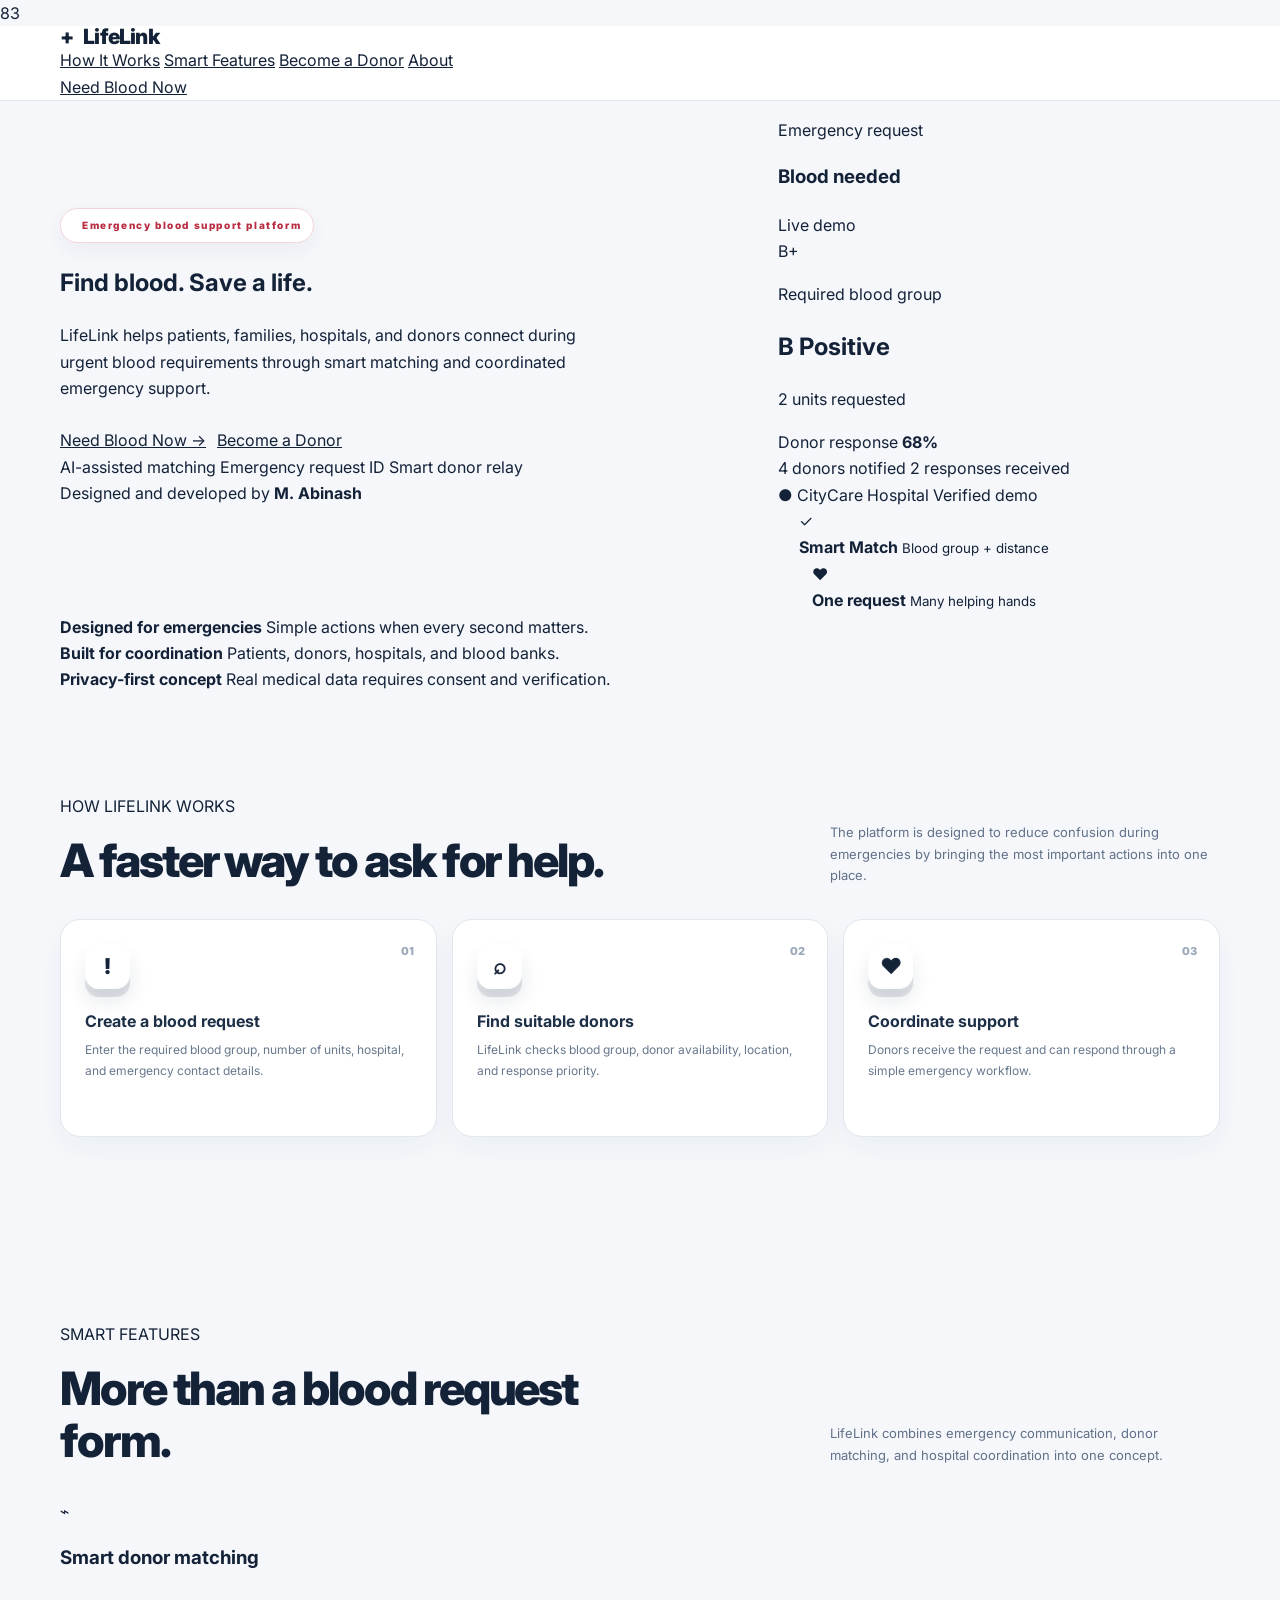
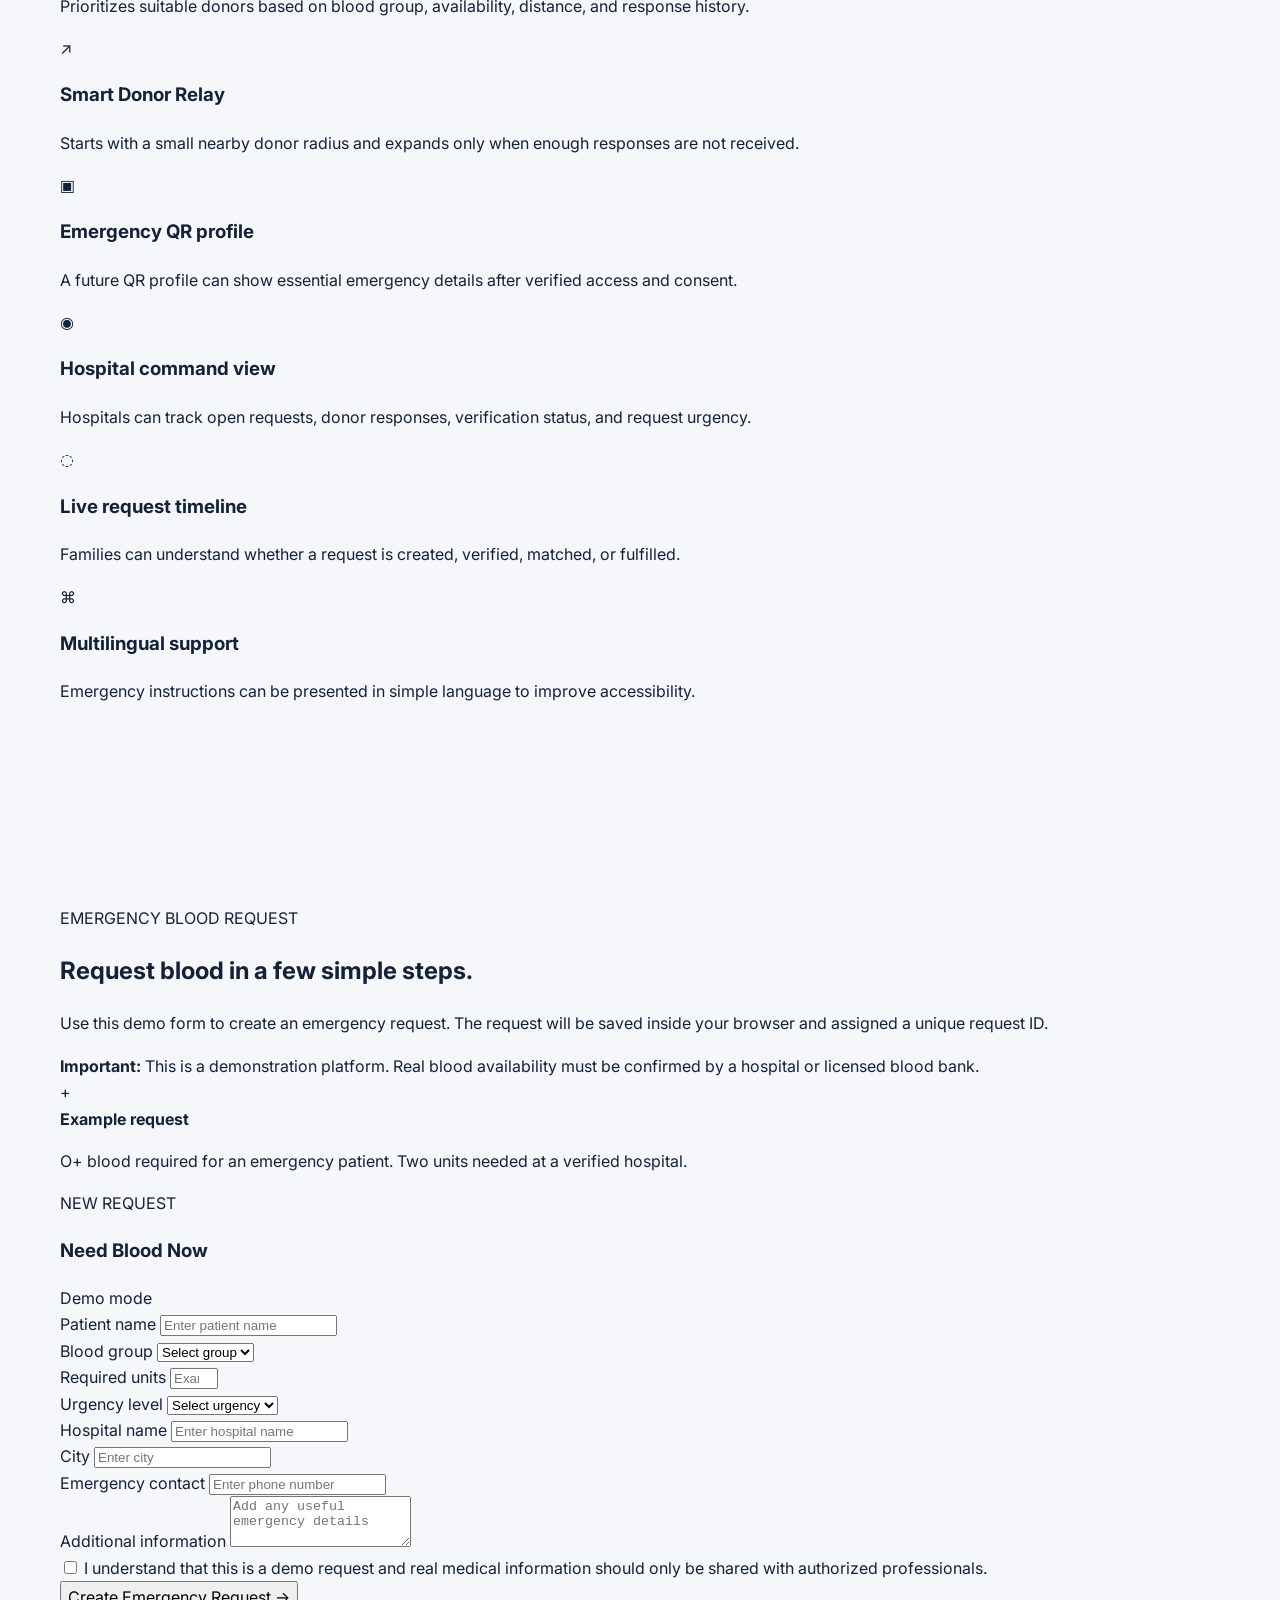
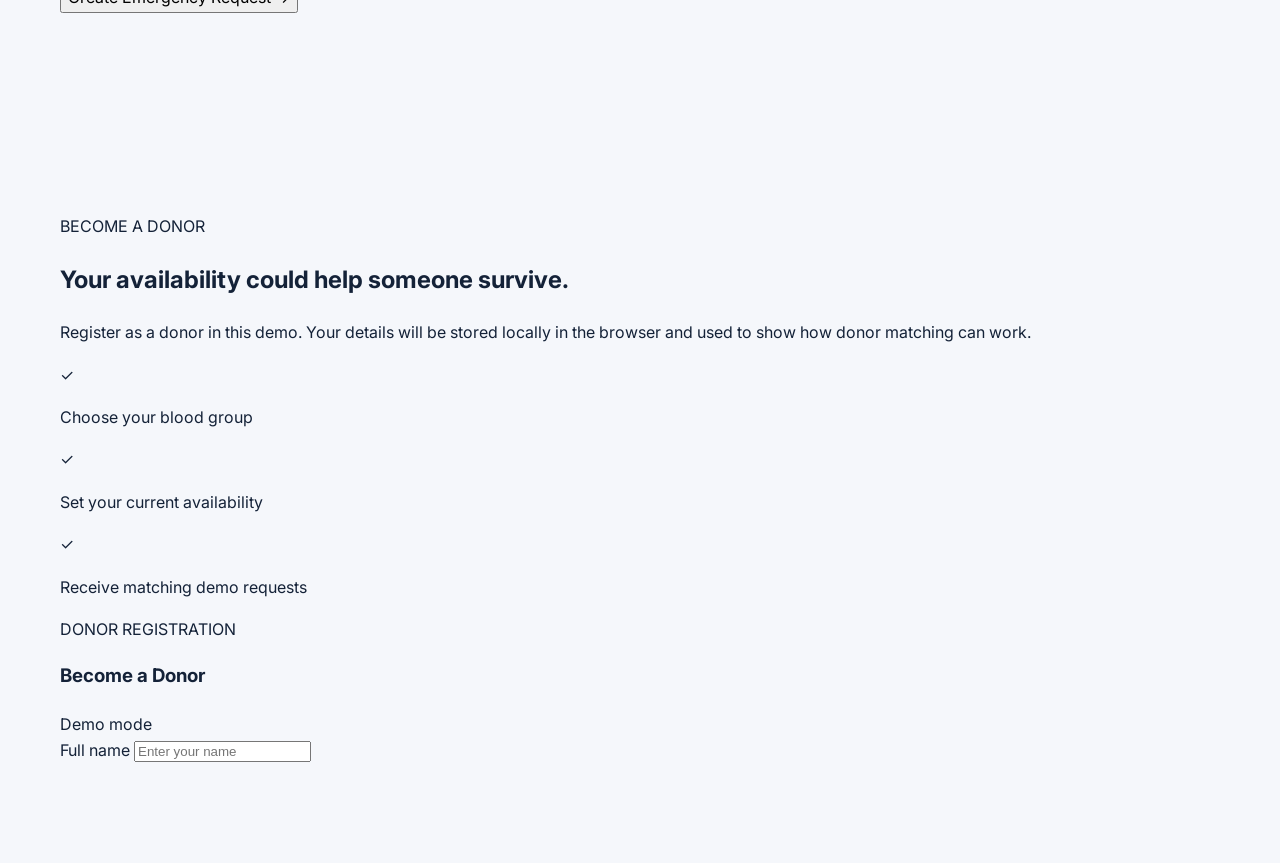
<file: Index.html>
83<!DOCTYPE html>
<html lang="en">
<head>
    <meta charset="UTF-8" />
    <meta name="viewport" content="width=device-width, initial-scale=1.0" />

    <title>LifeLink | Find Blood. Save a Life.</title>

    <meta
        name="description"
        content="LifeLink connects urgent blood requests with eligible nearby donors through smart matching and emergency support."
    />

    <link rel="preconnect" href="https://fonts.googleapis.com" />
    <link rel="preconnect" href="https://fonts.gstatic.com" crossorigin />

    <link
        href="https://fonts.googleapis.com/css2?family=Inter:wght@400;500;600;700;800&display=swap"
        rel="stylesheet"
    />

    <link rel="stylesheet" href="style.css" />
</head>

<body>
    <header class="site-header">
        <div class="container nav-container">
            <a href="#home" class="brand">
                <span class="brand-icon">+</span>
                <span>Life<span>Link</span></span>
            </a>

            <nav class="desktop-nav">
                <a href="#how-it-works">How It Works</a>
                <a href="#smart-features">Smart Features</a>
                <a href="#donor-section">Become a Donor</a>
                <a href="#about">About</a>
            </nav>

            <a href="#blood-request" class="nav-button">
                Need Blood Now
            </a>
        </div>
    </header>

    <main>
        <section class="hero-section" id="home">
            <div class="container hero-grid">
                <div class="hero-content">
                    <div class="eyebrow">
                        <span class="status-dot"></span>
                        Emergency blood support platform
                    </div>

                    <h1>
                        Find blood.
                        <span>Save a life.</span>
                    </h1>

                    <p class="hero-description">
                        LifeLink helps patients, families, hospitals, and donors
                        connect during urgent blood requirements through smart
                        matching and coordinated emergency support.
                    </p>

                    <div class="hero-actions">
                        <a href="#blood-request" class="primary-button">
                            Need Blood Now
                            <span>→</span>
                        </a>

                        <a href="#donor-section" class="secondary-button">
                            Become a Donor
                        </a>
                    </div>

                    <div class="hero-features">
                        <span>AI-assisted matching</span>
                        <span>Emergency request ID</span>
                        <span>Smart donor relay</span>
                    </div>

                    <div class="founder-note">
                        Designed and developed by
                        <strong>M. Abinash</strong>
                    </div>
                </div>

                <div class="hero-visual">
                    <div class="visual-glow"></div>

                    <div class="emergency-card">
                        <div class="card-top">
                            <div>
                                <p class="small-label">Emergency request</p>
                                <h3>Blood needed</h3>
                            </div>

                            <span class="live-badge">
                                <span></span>
                                Live demo
                            </span>
                        </div>

                        <div class="blood-display">
                            <div class="blood-symbol">B+</div>

                            <div>
                                <p class="small-label">Required blood group</p>
                                <h2>B Positive</h2>
                                <p class="muted-text">2 units requested</p>
                            </div>
                        </div>

                        <div class="request-progress">
                            <div class="progress-header">
                                <span>Donor response</span>
                                <strong>68%</strong>
                            </div>

                            <div class="progress-track">
                                <div class="progress-fill"></div>
                            </div>

                            <div class="progress-footer">
                                <span>4 donors notified</span>
                                <span>2 responses received</span>
                            </div>
                        </div>

                        <div class="visual-location">
                            <span>●</span>
                            CityCare Hospital
                            <span class="location-tag">Verified demo</span>
                        </div>
                    </div>

                    <div class="floating-stat stat-one">
                        <span class="stat-icon">✓</span>
                        <div>
                            <strong>Smart Match</strong>
                            <small>Blood group + distance</small>
                        </div>
                    </div>

                    <div class="floating-stat stat-two">
                        <span class="stat-icon red-icon">♥</span>
                        <div>
                            <strong>One request</strong>
                            <small>Many helping hands</small>
                        </div>
                    </div>
                </div>
            </div>
        </section>

        <section class="trust-section">
            <div class="container trust-grid">
                <div>
                    <strong>Designed for emergencies</strong>
                    <span>Simple actions when every second matters.</span>
                </div>

                <div>
                    <strong>Built for coordination</strong>
                    <span>Patients, donors, hospitals, and blood banks.</span>
                </div>

                <div>
                    <strong>Privacy-first concept</strong>
                    <span>Real medical data requires consent and verification.</span>
                </div>
            </div>
        </section>

        <section class="section" id="how-it-works">
            <div class="container">
                <div class="section-heading">
                    <div>
                        <p class="section-label">HOW LIFELINK WORKS</p>
                        <h2>A faster way to ask for help.</h2>
                    </div>

                    <p>
                        The platform is designed to reduce confusion during
                        emergencies by bringing the most important actions
                        into one place.
                    </p>
                </div>

                <div class="steps-grid">
                    <article class="step-card">
                        <span class="step-number">01</span>
                        <div class="step-icon">!</div>
                        <h3>Create a blood request</h3>
                        <p>
                            Enter the required blood group, number of units,
                            hospital, and emergency contact details.
                        </p>
                    </article>

                    <article class="step-card">
                        <span class="step-number">02</span>
                        <div class="step-icon">⌕</div>
                        <h3>Find suitable donors</h3>
                        <p>
                            LifeLink checks blood group, donor availability,
                            location, and response priority.
                        </p>
                    </article>

                    <article class="step-card">
                        <span class="step-number">03</span>
                        <div class="step-icon">♥</div>
                        <h3>Coordinate support</h3>
                        <p>
                            Donors receive the request and can respond through
                            a simple emergency workflow.
                        </p>
                    </article>
                </div>
            </div>
        </section>

        <section class="section soft-section" id="smart-features">
            <div class="container">
                <div class="section-heading">
                    <div>
                        <p class="section-label">SMART FEATURES</p>
                        <h2>More than a blood request form.</h2>
                    </div>

                    <p>
                        LifeLink combines emergency communication, donor
                        matching, and hospital coordination into one concept.
                    </p>
                </div>

                <div class="feature-grid">
                    <article class="feature-card">
                        <div class="feature-icon">⌁</div>
                        <h3>Smart donor matching</h3>
                        <p>
                            Prioritizes suitable donors based on blood group,
                            availability, distance, and response history.
                        </p>
                    </article>

                    <article class="feature-card">
                        <div class="feature-icon">↗</div>
                        <h3>Smart Donor Relay</h3>
                        <p>
                            Starts with a small nearby donor radius and expands
                            only when enough responses are not received.
                        </p>
                    </article>

                    <article class="feature-card">
                        <div class="feature-icon">▣</div>
                        <h3>Emergency QR profile</h3>
                        <p>
                            A future QR profile can show essential emergency
                            details after verified access and consent.
                        </p>
                    </article>

                    <article class="feature-card">
                        <div class="feature-icon">◉</div>
                        <h3>Hospital command view</h3>
                        <p>
                            Hospitals can track open requests, donor responses,
                            verification status, and request urgency.
                        </p>
                    </article>

                    <article class="feature-card">
                        <div class="feature-icon">◌</div>
                        <h3>Live request timeline</h3>
                        <p>
                            Families can understand whether a request is
                            created, verified, matched, or fulfilled.
                        </p>
                    </article>

                    <article class="feature-card">
                        <div class="feature-icon">⌘</div>
                        <h3>Multilingual support</h3>
                        <p>
                            Emergency instructions can be presented in simple
                            language to improve accessibility.
                        </p>
                    </article>
                </div>
            </div>
        </section>

        <section class="section" id="blood-request">
            <div class="container form-layout">
                <div class="form-introduction">
                    <p class="section-label">EMERGENCY BLOOD REQUEST</p>

                    <h2>Request blood in a few simple steps.</h2>

                    <p>
                        Use this demo form to create an emergency request.
                        The request will be saved inside your browser and
                        assigned a unique request ID.
                    </p>

                    <div class="info-box">
                        <strong>Important:</strong>
                        This is a demonstration platform. Real blood
                        availability must be confirmed by a hospital or
                        licensed blood bank.
                    </div>

                    <div class="request-example">
                        <span class="example-icon">+</span>
                        <div>
                            <strong>Example request</strong>
                            <p>
                                O+ blood required for an emergency patient.
                                Two units needed at a verified hospital.
                            </p>
                        </div>
                    </div>
                </div>

                <form class="main-form" id="bloodRequestForm">
                    <div class="form-header">
                        <div>
                            <span class="form-label">NEW REQUEST</span>
                            <h3>Need Blood Now</h3>
                        </div>

                        <span class="form-badge">Demo mode</span>
                    </div>

                    <div class="form-row">
                        <div class="form-group">
                            <label for="patientName">Patient name</label>
                            <input
                                type="text"
                                id="patientName"
                                placeholder="Enter patient name"
                                required
                            />
                        </div>

                        <div class="form-group">
                            <label for="bloodGroup">Blood group</label>
                            <select id="bloodGroup" required>
                                <option value="">Select group</option>
                                <option value="A+">A+</option>
                                <option value="A-">A-</option>
                                <option value="B+">B+</option>
                                <option value="B-">B-</option>
                                <option value="AB+">AB+</option>
                                <option value="AB-">AB-</option>
                                <option value="O+">O+</option>
                                <option value="O-">O-</option>
                            </select>
                        </div>
                    </div>

                    <div class="form-row">
                        <div class="form-group">
                            <label for="units">Required units</label>
                            <input
                                type="number"
                                id="units"
                                min="1"
                                max="20"
                                placeholder="Example: 2"
                                required
                            />
                        </div>

                        <div class="form-group">
                            <label for="urgency">Urgency level</label>
                            <select id="urgency" required>
                                <option value="">Select urgency</option>
                                <option value="Critical">Critical</option>
                                <option value="High">High</option>
                                <option value="Normal">Normal</option>
                            </select>
                        </div>
                    </div>

                    <div class="form-group">
                        <label for="hospitalName">Hospital name</label>
                        <input
                            type="text"
                            id="hospitalName"
                            placeholder="Enter hospital name"
                            required
                        />
                    </div>

                    <div class="form-row">
                        <div class="form-group">
                            <label for="city">City</label>
                            <input
                                type="text"
                                id="city"
                                placeholder="Enter city"
                                required
                            />
                        </div>

                        <div class="form-group">
                            <label for="contactNumber">Emergency contact</label>
                            <input
                                type="tel"
                                id="contactNumber"
                                placeholder="Enter phone number"
                                required
                            />
                        </div>
                    </div>

                    <div class="form-group">
                        <label for="requestNote">Additional information</label>
                        <textarea
                            id="requestNote"
                            rows="3"
                            placeholder="Add any useful emergency details"
                        ></textarea>
                    </div>

                    <label class="checkbox-label">
                        <input type="checkbox" id="requestConsent" required />
                        <span>
                            I understand that this is a demo request and real
                            medical information should only be shared with
                            authorized professionals.
                        </span>
                    </label>

                    <button type="submit" class="primary-button full-button">
                        Create Emergency Request
                        <span>→</span>
                    </button>

                    <div id="requestResult" class="result-box hidden"></div>
                </form>
            </div>
        </section>

        <section class="section soft-section" id="donor-section">
            <div class="container form-layout reverse-layout">
                <div class="form-introduction">
                    <p class="section-label">BECOME A DONOR</p>

                    <h2>Your availability could help someone survive.</h2>

                    <p>
                        Register as a donor in this demo. Your details will
                        be stored locally in the browser and used to show
                        how donor matching can work.
                    </p>

                    <div class="donor-points">
                        <div>
                            <span>✓</span>
                            <p>Choose your blood group</p>
                        </div>

                        <div>
                            <span>✓</span>
                            <p>Set your current availability</p>
                        </div>

                        <div>
                            <span>✓</span>
                            <p>Receive matching demo requests</p>
                        </div>
                    </div>
                </div>

                <form class="main-form" id="donorForm">
                    <div class="form-header">
                        <div>
                            <span class="form-label">DONOR REGISTRATION</span>
                            <h3>Become a Donor</h3>
                        </div>

                        <span class="form-badge">Demo mode</span>
                    </div>

                    <div class="form-group">
                        <label for="donorName">Full name</label>
                        <input
                            type="text"
                            id="donorName"
                            placeholder="Enter your name"
                            required
                        />
                    </div>
</file>
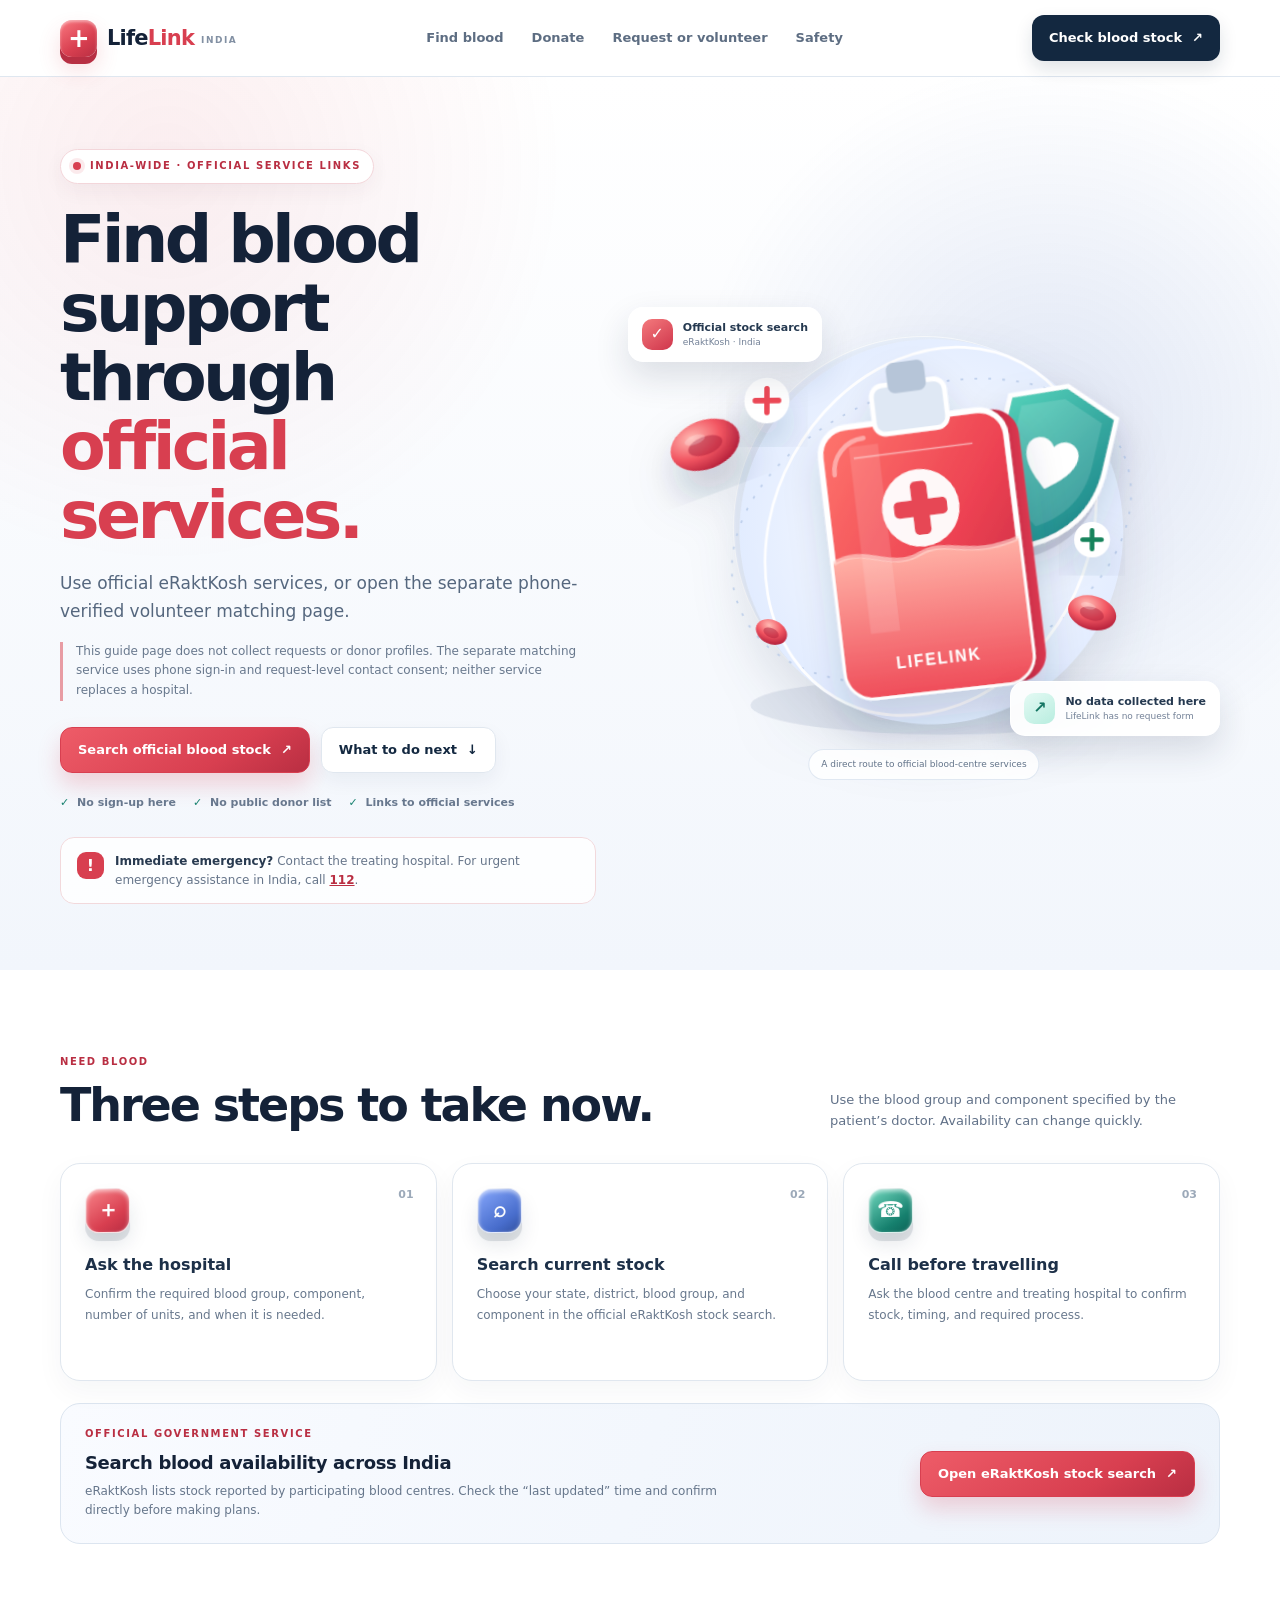
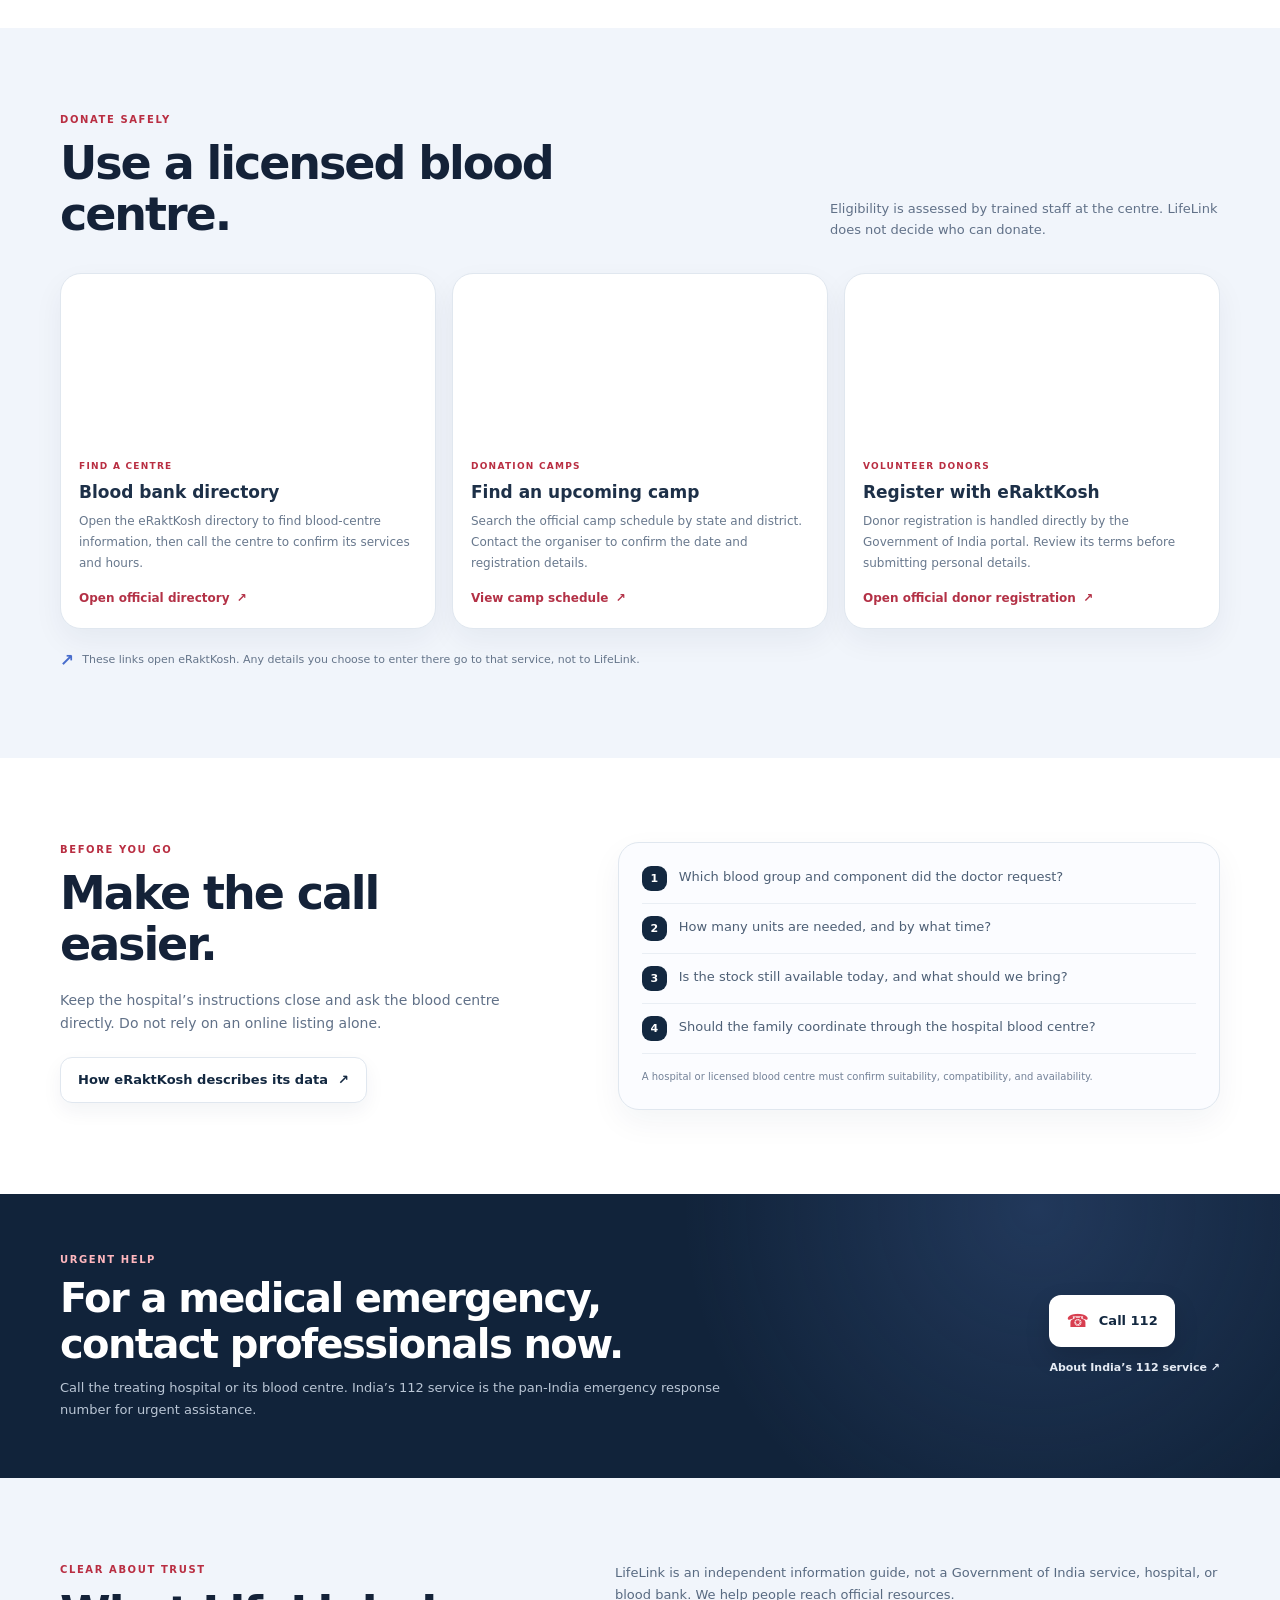
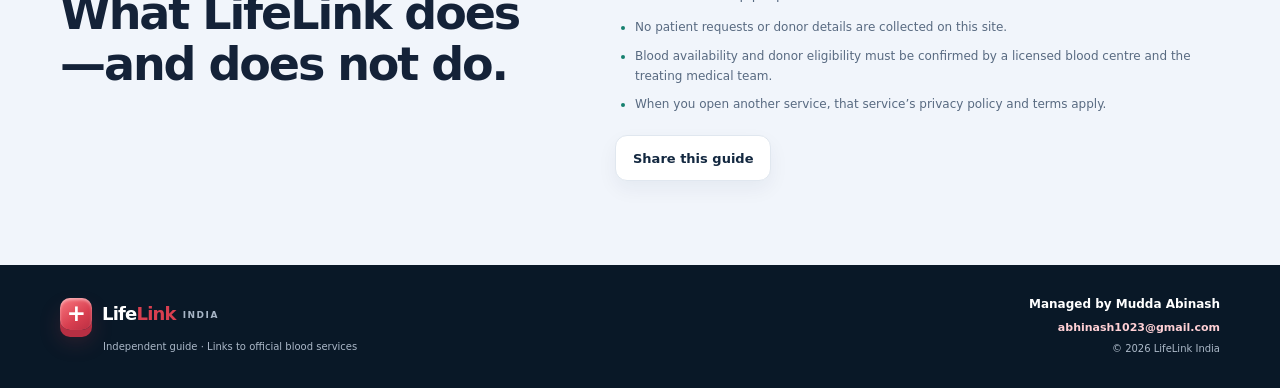
<file: index.html>
<!doctype html>
<html lang="en-IN">
<head>
  <meta charset="utf-8">
  <meta name="viewport" content="width=device-width, initial-scale=1">
  <meta http-equiv="Content-Security-Policy" content="default-src 'self'; base-uri 'self'; object-src 'none'; script-src 'self' https://www.gstatic.com/firebase/ https://www.gstatic.com/recaptcha/ https://www.google.com/recaptcha/ https://www.recaptcha.net/recaptcha/; style-src 'self' https://www.gstatic.com/recaptcha/ https://www.google.com/recaptcha/ https://www.recaptcha.net/recaptcha/ 'unsafe-inline'; img-src 'self' data: https://www.gstatic.com/recaptcha/ https://www.google.com/recaptcha/ https://www.recaptcha.net/recaptcha/; font-src 'self' data:; connect-src 'self' https://identitytoolkit.googleapis.com https://securetoken.googleapis.com https://www.googleapis.com https://www.google.com/recaptcha/ https://www.recaptcha.net/recaptcha/; frame-src https://www.google.com/recaptcha/ https://recaptcha.google.com/recaptcha/ https://www.recaptcha.net/recaptcha/; form-action 'self'; upgrade-insecure-requests">
  <meta name="referrer" content="strict-origin-when-cross-origin">
  <meta name="theme-color" content="#f7f8fc">
  <meta name="description" content="India-wide guide to official blood stock, licensed blood centres, donation camps, and donor registration through eRaktKosh.">
  <meta property="og:title" content="LifeLink India | Find Blood Stock & Blood Centres">
  <meta property="og:description" content="Find official blood stock, licensed centres, donation camps, and donor registration across India.">
  <link rel="canonical" href="https://abhinash1023-alt.github.io/LIFELINK/">
  <meta property="og:url" content="https://abhinash1023-alt.github.io/LIFELINK/">
  <meta property="og:type" content="website">
  <meta name="twitter:card" content="summary">
  <meta name="twitter:title" content="LifeLink India | Find Blood Stock & Blood Centres">
  <meta name="twitter:description" content="Find official blood stock, licensed centres, donation camps, and donor registration across India.">
  <title>LifeLink India | Find Blood Stock &amp; Blood Centres</title>
  <link rel="preconnect" href="https://eraktkosh.mohfw.gov.in">
  <link rel="stylesheet" href="style.css?v=india-2026-10-13">
  <script src="app.js" defer></script>
</head>
<body>
  <a class="skip-link" href="#main">Skip to content</a>
  <header class="site-header">
    <div class="container nav-wrap">
      <a class="brand" href="#home" aria-label="LifeLink India home">
        <span class="brand-mark" aria-hidden="true">+</span>
        <span>Life<span class="brand-accent">Link</span><small>INDIA</small></span>
      </a>
      <nav class="main-nav" aria-label="Main navigation">
        <a href="#find-blood">Find blood</a>
        <a href="#donate">Donate</a>
        <a href="matching.html">Request or volunteer</a>
        <a href="#safety">Safety</a>
      </nav>
      <a class="nav-action" href="https://eraktkosh.mohfw.gov.in/BLDAHIMS/bloodbank/stockAvailability.cnt" target="_blank" rel="noopener noreferrer">Check blood stock <span aria-hidden="true">↗</span></a>
    </div>
  </header>

  <main id="main">
    <section class="hero" id="home">
      <div class="container hero-grid">
        <div class="hero-copy">
          <p class="eyebrow"><span class="pulse-dot" aria-hidden="true"></span> INDIA-WIDE · OFFICIAL SERVICE LINKS</p>
          <h1>Find blood support through <span>official services.</span></h1>
          <p class="hero-lede">Use official eRaktKosh services, or open the separate phone-verified volunteer matching page.</p>
          <p class="honest-note">This guide page does not collect requests or donor profiles. The separate matching service uses phone sign-in and request-level contact consent; neither service replaces a hospital.</p>
          <div class="hero-actions">
            <a class="button button-primary" href="https://eraktkosh.mohfw.gov.in/BLDAHIMS/bloodbank/stockAvailability.cnt" target="_blank" rel="noopener noreferrer">Search official blood stock <span aria-hidden="true">↗</span></a>
            <a class="button button-light" href="#find-blood">What to do next <span aria-hidden="true">↓</span></a>
          </div>
          <div class="trust-points" aria-label="How LifeLink works">
            <span><b aria-hidden="true">✓</b> No sign-up here</span>
            <span><b aria-hidden="true">✓</b> No public donor list</span>
            <span><b aria-hidden="true">✓</b> Links to official services</span>
          </div>
          <div class="urgent-strip">
            <span class="urgent-icon" aria-hidden="true">!</span>
            <p><strong>Immediate emergency?</strong> Contact the treating hospital. For urgent emergency assistance in India, call <a href="tel:112">112</a>.</p>
          </div>
        </div>

        <div class="hero-visual">
          <div class="art-backdrop" aria-hidden="true"></div>
          <div class="art-badge art-badge-stock"><span class="badge-icon">✓</span><span><strong>Official stock search</strong><small>eRaktKosh · India</small></span></div>
          <svg class="hero-art" viewBox="0 0 640 520" role="img" aria-labelledby="heroArtTitle heroArtDesc">
                            <title id="heroArtTitle">LifeLink blood support illustration</title>
                            <desc id="heroArtDesc">A dimensional blood bag, protective medical shield, and floating blood cells illustrate coordinated community support.</desc>
                            <defs>
                                <radialGradient id="heroAura" cx="52%" cy="48%" r="58%">
                                    <stop offset="0" stop-color="#ffffff"/><stop offset="1" stop-color="#dfeaff"/>
                                </radialGradient>
                                <linearGradient id="heroBagFront" x1="0" y1="0" x2="1" y2="1">
                                    <stop offset="0" stop-color="#ff766d"/><stop offset=".55" stop-color="#ed4252"/><stop offset="1" stop-color="#bf2542"/>
                                </linearGradient>
                                <linearGradient id="heroBagSide" x1="0" y1="0" x2="1" y2="0">
                                    <stop offset="0" stop-color="#a91d38"/><stop offset="1" stop-color="#db3850"/>
                                </linearGradient>
                                <linearGradient id="heroFluid" x1="0" y1="0" x2="0" y2="1">
                                    <stop offset="0" stop-color="#ffb0a5"/><stop offset="1" stop-color="#ed4050"/>
                                </linearGradient>
                                <linearGradient id="heroShield" x1="0" y1="0" x2="1" y2="1">
                                    <stop offset="0" stop-color="#58d6bd"/><stop offset="1" stop-color="#167f85"/>
                                </linearGradient>
                                <radialGradient id="heroCell" cx="35%" cy="28%" r="75%">
                                    <stop offset="0" stop-color="#ffbab3"/><stop offset=".55" stop-color="#f25662"/><stop offset="1" stop-color="#b7223c"/>
                                </radialGradient>
                                <filter id="heroShadow" x="-40%" y="-40%" width="180%" height="190%">
                                    <feDropShadow dx="0" dy="24" stdDeviation="20" flood-color="#213658" flood-opacity=".18"/>
                                </filter>
                                <clipPath id="heroBagClip">
                                    <path d="M248 142h143c17 0 30 13 30 30v235c0 17-13 30-30 30H248c-17 0-30-13-30-30V172c0-17 13-30 30-30Z"/>
                                </clipPath>
                            </defs>
                            <ellipse cx="324" cy="455" rx="194" ry="29" fill="#7186a8" opacity=".16"/>
                            <circle cx="325" cy="265" r="208" fill="url(#heroAura)"/>
                            <ellipse cx="325" cy="265" rx="224" ry="154" fill="none" stroke="#b5c8e8" stroke-width="2" stroke-dasharray="3 12" transform="rotate(-21 325 265)" opacity=".8"/>
                            <ellipse cx="325" cy="265" rx="170" ry="207" fill="none" stroke="#ffffff" stroke-width="3" transform="rotate(29 325 265)" opacity=".95"/>
                            <g filter="url(#heroShadow)" transform="translate(416 93) rotate(13)">
                                <path d="M61 8 119 31v57c0 45-24 76-58 94C27 164 3 133 3 88V31L61 8Z" fill="#0c1b2e" opacity=".13" transform="translate(0 9)"/>
                                <path d="M61 3 119 26v57c0 45-24 76-58 94C27 159 3 128 3 83V26L61 3Z" fill="url(#heroShield)" stroke="#ffffff" stroke-width="5"/>
                                <path d="M61 17 105 34v48c0 34-17 59-44 75-27-16-44-41-44-75V34l44-17Z" fill="#ffffff" opacity=".13"/>
                                <path d="M61 116c-4-4-28-20-28-39 0-15 19-21 28-7 9-14 28-8 28 7 0 19-24 35-28 39Z" fill="#fff"/>
                            </g>
                            <g filter="url(#heroShadow)" transform="translate(78 170) rotate(-20)">
                                <ellipse cx="0" cy="0" rx="40" ry="27" fill="url(#heroCell)"/>
                                <ellipse cx="0" cy="1" rx="20" ry="10" fill="#a91d38" opacity=".5"/>
                                <ellipse cx="-9" cy="-9" rx="12" ry="5" fill="#fff" opacity=".23"/>
                            </g>
                            <g transform="translate(500 352) rotate(16)">
                                <ellipse cx="0" cy="0" rx="26" ry="18" fill="url(#heroCell)"/>
                                <ellipse cx="0" cy="1" rx="13" ry="7" fill="#a91d38" opacity=".48"/>
                                <ellipse cx="-6" cy="-6" rx="8" ry="3.5" fill="#fff" opacity=".22"/>
                            </g>
                            <g transform="translate(153 375) rotate(24)">
                                <ellipse cx="0" cy="0" rx="18" ry="13" fill="url(#heroCell)"/>
                                <ellipse cx="0" cy="1" rx="9" ry="5" fill="#a91d38" opacity=".48"/>
                            </g>
                            <g filter="url(#heroShadow)" transform="rotate(-7 324 270)">
                                <path d="M391 143h14c17 0 30 13 30 30v234c0 17-13 30-30 30h-14c10-7 16-18 16-31V174c0-13-6-24-16-31Z" fill="url(#heroBagSide)"/>
                                <path d="M248 142h143c17 0 30 13 30 30v235c0 17-13 30-30 30H248c-17 0-30-13-30-30V172c0-17 13-30 30-30Z" fill="url(#heroBagFront)" stroke="#ffffff" stroke-width="6"/>
                                <g clip-path="url(#heroBagClip)">
                                    <path d="M216 289c37-18 60 16 96 0 32-14 48 14 110-5v173H216Z" fill="url(#heroFluid)"/>
                                    <path d="M218 288c37-18 60 16 96 0 32-14 48 14 110-5" fill="none" stroke="#ffd4cc" stroke-width="5" opacity=".65"/>
                                    <path d="M250 164h32v204h-32Z" fill="#ffffff" opacity=".12"/>
                                </g>
                                <rect x="281" y="102" width="80" height="53" rx="12" fill="#dfe8f4" stroke="#ffffff" stroke-width="5"/>
                                <rect x="300" y="79" width="42" height="33" rx="8" fill="#b6c5d8"/>
                                <rect x="254" y="176" width="130" height="1.5" fill="#fff" opacity=".5"/>
                                <circle cx="320" cy="239" r="42" fill="#ffffff" opacity=".96"/>
                                <rect x="311" y="210" width="18" height="58" rx="5" fill="#e74655"/>
                                <rect x="291" y="230" width="58" height="18" rx="5" fill="#e74655"/>
                                <text x="320" y="408" text-anchor="middle" fill="#fff" font-size="17" font-weight="800" font-family="Inter,Arial,sans-serif" letter-spacing="2">LIFELINK</text>
                                <path d="M231 192c0-20 16-36 36-36" fill="none" stroke="#fff" stroke-width="5" opacity=".42" stroke-linecap="round"/>
                            </g>
                            <g transform="translate(122 97)">
                                <circle cx="25" cy="25" r="25" fill="#fff" filter="url(#heroShadow)"/>
                                <path d="M25 12v26M12 25h26" stroke="#ed4957" stroke-width="6" stroke-linecap="round"/>
                            </g>
                            <g transform="translate(481 255)">
                                <circle cx="19" cy="19" r="19" fill="#fff" filter="url(#heroShadow)"/>
                                <path d="M19 9v20M9 19h20" stroke="#16835b" stroke-width="5" stroke-linecap="round"/>
                            </g>
                        </svg>
          <div class="art-badge art-badge-privacy"><span class="badge-icon badge-icon-green">↗</span><span><strong>No data collected here</strong><small>LifeLink has no request form</small></span></div>
          <p class="art-caption">A direct route to official blood-centre services</p>
        </div>
      </div>
    </section>

    <section class="section section-white" id="find-blood">
      <div class="container">
        <div class="section-heading">
          <div>
            <p class="section-kicker">NEED BLOOD</p>
            <h2>Three steps to take now.</h2>
          </div>
          <p>Use the blood group and component specified by the patient’s doctor. Availability can change quickly.</p>
        </div>
        <div class="steps-grid">
          <article class="step-card">
            <span class="step-number">01</span>
            <div class="step-icon step-icon-red" aria-hidden="true">＋</div>
            <h3>Ask the hospital</h3>
            <p>Confirm the required blood group, component, number of units, and when it is needed.</p>
          </article>
          <article class="step-card">
            <span class="step-number">02</span>
            <div class="step-icon step-icon-blue" aria-hidden="true">⌕</div>
            <h3>Search current stock</h3>
            <p>Choose your state, district, blood group, and component in the official eRaktKosh stock search.</p>
          </article>
          <article class="step-card">
            <span class="step-number">03</span>
            <div class="step-icon step-icon-green" aria-hidden="true">☎</div>
            <h3>Call before travelling</h3>
            <p>Ask the blood centre and treating hospital to confirm stock, timing, and required process.</p>
          </article>
        </div>
        <div class="action-panel">
          <div>
            <p class="section-kicker">OFFICIAL GOVERNMENT SERVICE</p>
            <h3>Search blood availability across India</h3>
            <p>eRaktKosh lists stock reported by participating blood centres. Check the “last updated” time and confirm directly before making plans.</p>
          </div>
          <a class="button button-primary" href="https://eraktkosh.mohfw.gov.in/BLDAHIMS/bloodbank/stockAvailability.cnt" target="_blank" rel="noopener noreferrer">Open eRaktKosh stock search <span aria-hidden="true">↗</span></a>
        </div>
      </div>
    </section>

    <section class="section section-tint" id="donate">
      <div class="container">
        <div class="section-heading">
          <div>
            <p class="section-kicker">DONATE SAFELY</p>
            <h2>Use a licensed blood centre.</h2>
          </div>
          <p>Eligibility is assessed by trained staff at the centre. LifeLink does not decide who can donate.</p>
        </div>
        <div class="resource-grid">
          <article class="resource-card resource-card-featured">
            <div class="resource-visual resource-visual-red" aria-hidden="true">
              <span class="resource-orb">+</span><span class="resource-cube">♥</span>
            </div>
            <p class="resource-label">FIND A CENTRE</p>
            <h3>Blood bank directory</h3>
            <p>Open the eRaktKosh directory to find blood-centre information, then call the centre to confirm its services and hours.</p>
            <a class="text-link" href="https://eraktkosh.mohfw.gov.in/BLDAHIMS/bloodbank/transactions/bbpublicindex.html" target="_blank" rel="noopener noreferrer">Open official directory <span aria-hidden="true">↗</span></a>
          </article>
          <article class="resource-card">
            <div class="resource-visual resource-visual-blue" aria-hidden="true">
              <span class="calendar-page"><b>♥</b><i></i><i></i><i></i></span>
            </div>
            <p class="resource-label">DONATION CAMPS</p>
            <h3>Find an upcoming camp</h3>
            <p>Search the official camp schedule by state and district. Contact the organiser to confirm the date and registration details.</p>
            <a class="text-link" href="https://eraktkosh.mohfw.gov.in/BLDAHIMS/bloodbank/campSchedule.cnt" target="_blank" rel="noopener noreferrer">View camp schedule <span aria-hidden="true">↗</span></a>
          </article>
          <article class="resource-card">
            <div class="resource-visual resource-visual-green" aria-hidden="true">
              <span class="heart-shield">♥</span><span class="orbit-dot"></span>
            </div>
            <p class="resource-label">VOLUNTEER DONORS</p>
            <h3>Register with eRaktKosh</h3>
            <p>Donor registration is handled directly by the Government of India portal. Review its terms before submitting personal details.</p>
            <a class="text-link" href="https://eraktkosh.mohfw.gov.in/BLDAHIMS/bloodbank/onlineDonationRequest.cnt" target="_blank" rel="noopener noreferrer">Open official donor registration <span aria-hidden="true">↗</span></a>
          </article>
        </div>
        <p class="external-note"><span aria-hidden="true">↗</span> These links open eRaktKosh. Any details you choose to enter there go to that service, not to LifeLink.</p>
      </div>
    </section>

    <section class="section section-white" id="prepare">
      <div class="container prepare-grid">
        <div>
          <p class="section-kicker">BEFORE YOU GO</p>
          <h2>Make the call easier.</h2>
          <p class="prepare-lede">Keep the hospital’s instructions close and ask the blood centre directly. Do not rely on an online listing alone.</p>
          <a class="button button-light" href="https://eraktkosh.mohfw.gov.in/BLDAHIMS/bloodbank/termsAndConditions.cnt" target="_blank" rel="noopener noreferrer">How eRaktKosh describes its data <span aria-hidden="true">↗</span></a>
        </div>
        <div class="call-checklist">
          <div><span>1</span><p>Which blood group and component did the doctor request?</p></div>
          <div><span>2</span><p>How many units are needed, and by what time?</p></div>
          <div><span>3</span><p>Is the stock still available today, and what should we bring?</p></div>
          <div><span>4</span><p>Should the family coordinate through the hospital blood centre?</p></div>
          <p class="checklist-footnote">A hospital or licensed blood centre must confirm suitability, compatibility, and availability.</p>
        </div>
      </div>
    </section>

    <section class="emergency-section">
      <div class="container emergency-inner">
        <div>
          <p class="section-kicker section-kicker-light">URGENT HELP</p>
          <h2>For a medical emergency, contact professionals now.</h2>
          <p>Call the treating hospital or its blood centre. India’s 112 service is the pan-India emergency response number for urgent assistance.</p>
        </div>
        <div class="emergency-actions">
          <a class="button button-emergency" href="tel:112"><span aria-hidden="true">☎</span> Call 112</a>
          <a class="emergency-link" href="https://112.gov.in/" target="_blank" rel="noopener noreferrer">About India’s 112 service <span aria-hidden="true">↗</span></a>
        </div>
      </div>
    </section>

    <section class="section section-tint" id="safety">
      <div class="container safety-grid">
        <div>
          <p class="section-kicker">CLEAR ABOUT TRUST</p>
          <h2>What LifeLink does—and does not do.</h2>
        </div>
        <div class="safety-copy">
          <p>LifeLink is an independent information guide, not a Government of India service, hospital, or blood bank. We help people reach official resources.</p>
          <ul>
            <li>No patient requests or donor details are collected on this site.</li>
            <li>Blood availability and donor eligibility must be confirmed by a licensed blood centre and the treating medical team.</li>
            <li>When you open another service, that service’s privacy policy and terms apply.</li>
          </ul>
          <div class="share-row">
            <button class="button button-light" type="button" id="shareLifeLink">Share this guide</button>
            <span id="shareStatus" class="share-status" aria-live="polite"></span>
          </div>
        </div>
      </div>
    </section>
  </main>

  <footer class="site-footer">
    <div class="container footer-content">
      <div>
        <a class="brand footer-brand" href="#home"><span class="brand-mark" aria-hidden="true">+</span><span>Life<span class="brand-accent">Link</span><small>INDIA</small></span></a>
        <p>Independent guide · Links to official blood services</p>
      </div>
      <div class="footer-right">
        <strong>Managed by Mudda Abinash</strong>
        <a href="mailto:abhinash1023@gmail.com">abhinash1023@gmail.com</a>
        <span>© <span id="currentYear"></span> LifeLink India</span>
      </div>
    </div>
  </footer>
</body>
</html>
</file>
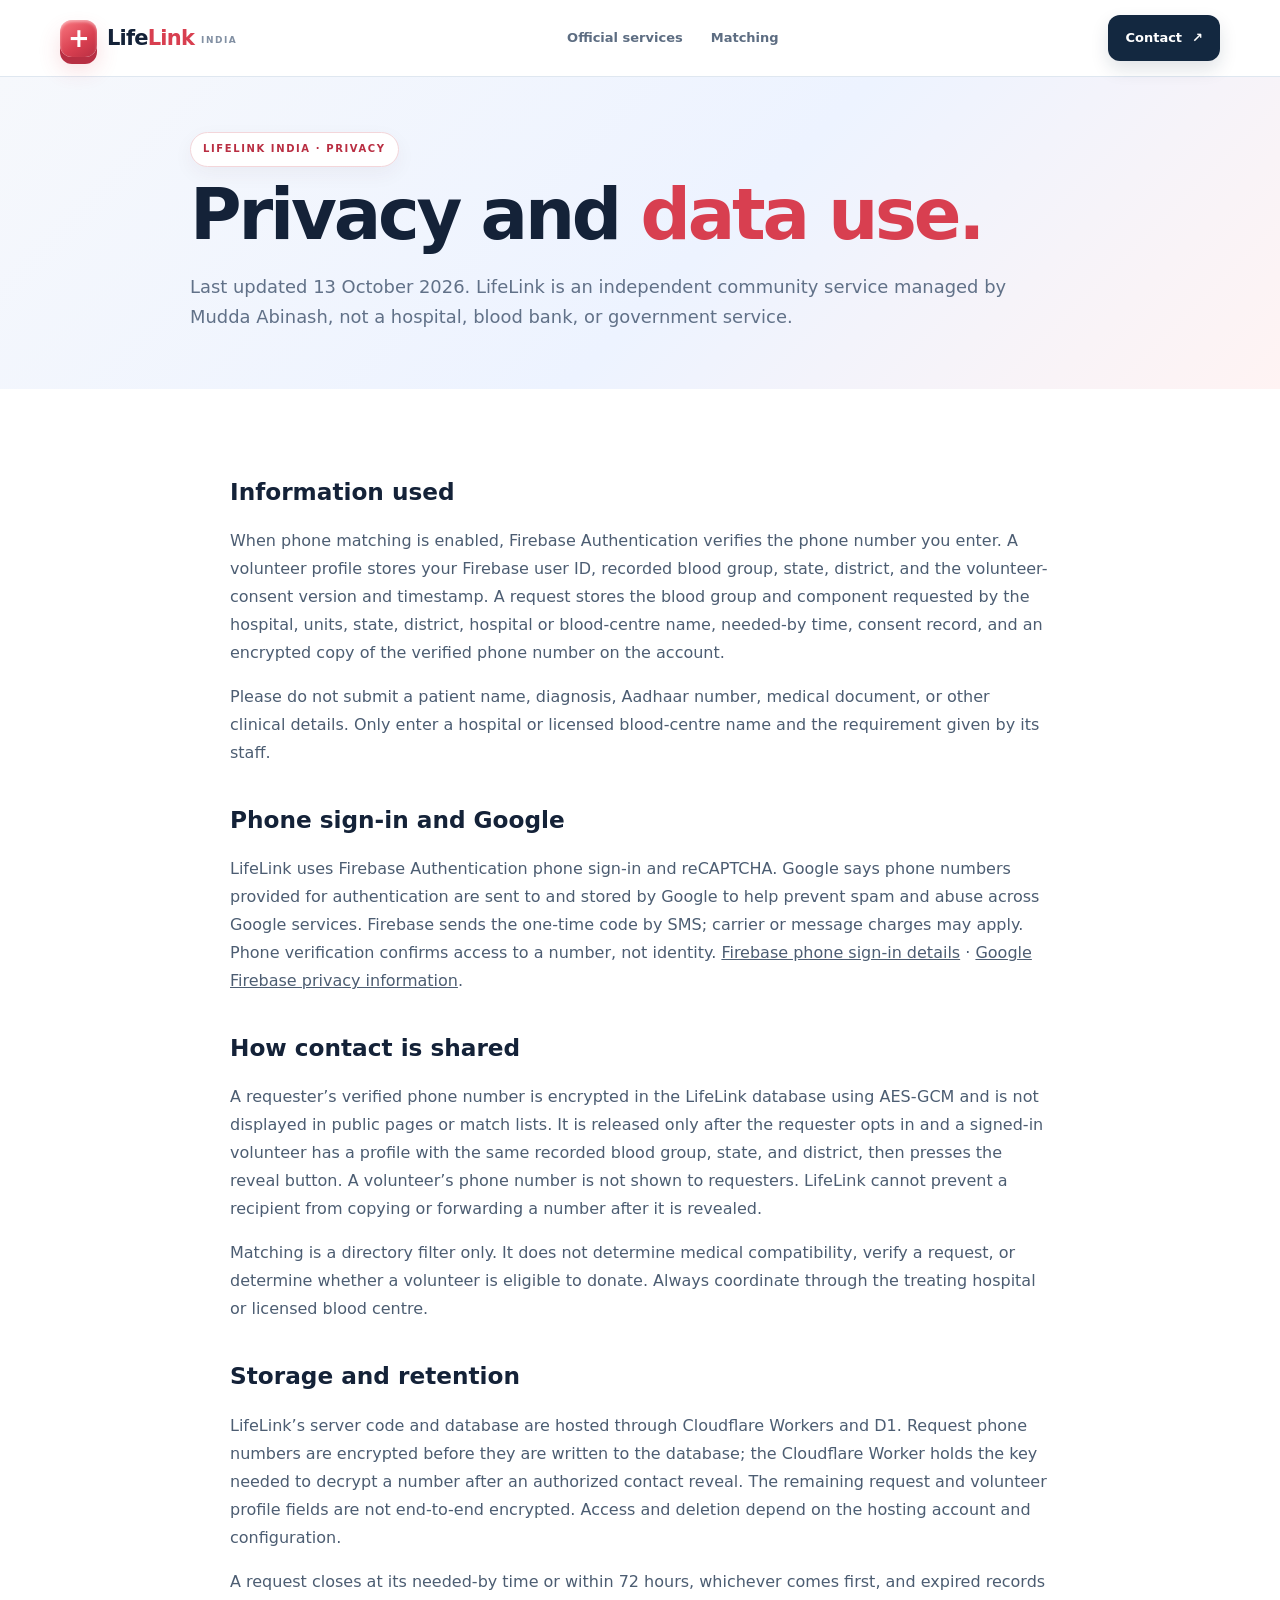
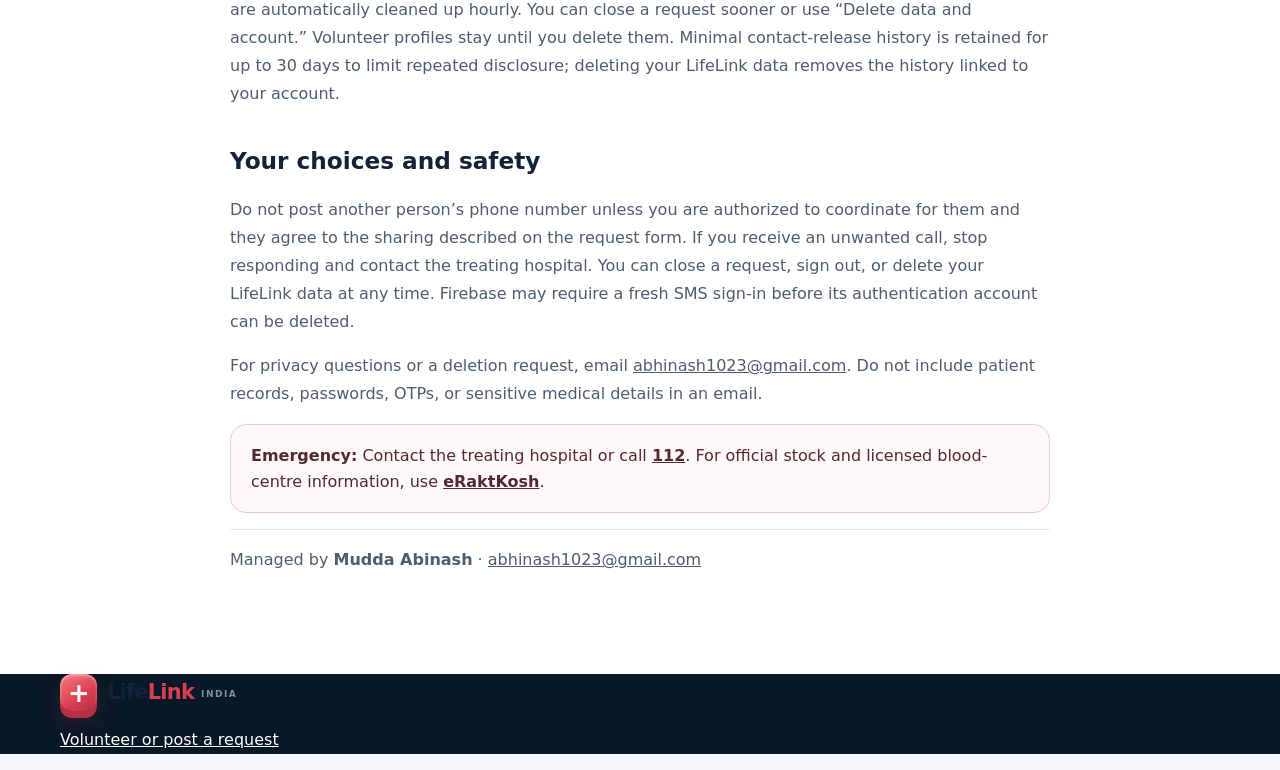
<file: privacy.html>
<!doctype html>
<html lang="en-IN">
<head>
  <meta charset="utf-8">
  <meta name="viewport" content="width=device-width, initial-scale=1">
  <meta name="robots" content="index,follow">
  <meta name="referrer" content="strict-origin-when-cross-origin">
  <meta name="theme-color" content="#f7f8fc">
  <meta name="description" content="How LifeLink India uses phone authentication, donor profiles, blood requests, and contact consent.">
  <meta http-equiv="Content-Security-Policy" content="default-src 'self'; base-uri 'self'; object-src 'none'; script-src 'self'; style-src 'self'; img-src 'self' data:; font-src 'self' data:; connect-src 'self'; form-action 'self'; frame-ancestors 'none'; upgrade-insecure-requests">
  <link rel="stylesheet" href="style.css?v=matching-release-2026-10">
  <title>Privacy and data use | LifeLink India</title>
</head>
<body>
  <a class="skip-link" href="#main">Skip to content</a>
  <header class="site-header">
    <div class="container nav-wrap">
      <a class="brand" href="index.html" aria-label="LifeLink India home"><span class="brand-mark" aria-hidden="true">+</span><span>Life<span class="brand-accent">Link</span><small>INDIA</small></span></a>
      <nav class="main-nav" aria-label="Main navigation"><a href="index.html">Official services</a><a href="matching.html">Matching</a></nav>
      <a class="nav-action" href="mailto:abhinash1023@gmail.com">Contact <span aria-hidden="true">↗</span></a>
    </div>
  </header>
  <main id="main">
    <section class="matching-hero privacy-hero">
      <div class="container narrow-container">
        <p class="eyebrow">LIFELINK INDIA · PRIVACY</p>
        <h1>Privacy and <span>data use.</span></h1>
        <p class="matching-lede">Last updated 13 October 2026. LifeLink is an independent community service managed by Mudda Abinash, not a hospital, blood bank, or government service.</p>
      </div>
    </section>
    <section class="section section-white">
      <div class="container narrow-container privacy-content">
        <h2>Information used</h2>
        <p>When phone matching is enabled, Firebase Authentication verifies the phone number you enter. A volunteer profile stores your Firebase user ID, recorded blood group, state, district, and the volunteer-consent version and timestamp. A request stores the blood group and component requested by the hospital, units, state, district, hospital or blood-centre name, needed-by time, consent record, and an encrypted copy of the verified phone number on the account.</p>
        <p>Please do not submit a patient name, diagnosis, Aadhaar number, medical document, or other clinical details. Only enter a hospital or licensed blood-centre name and the requirement given by its staff.</p>

        <h2>Phone sign-in and Google</h2>
        <p>LifeLink uses Firebase Authentication phone sign-in and reCAPTCHA. Google says phone numbers provided for authentication are sent to and stored by Google to help prevent spam and abuse across Google services. Firebase sends the one-time code by SMS; carrier or message charges may apply. Phone verification confirms access to a number, not identity. <a href="https://firebase.google.com/docs/auth/web/phone-auth" target="_blank" rel="noopener noreferrer">Firebase phone sign-in details</a> · <a href="https://firebase.google.com/support/privacy" target="_blank" rel="noopener noreferrer">Google Firebase privacy information</a>.</p>

        <h2>How contact is shared</h2>
        <p>A requester’s verified phone number is encrypted in the LifeLink database using AES-GCM and is not displayed in public pages or match lists. It is released only after the requester opts in and a signed-in volunteer has a profile with the same recorded blood group, state, and district, then presses the reveal button. A volunteer’s phone number is not shown to requesters. LifeLink cannot prevent a recipient from copying or forwarding a number after it is revealed.</p>
        <p>Matching is a directory filter only. It does not determine medical compatibility, verify a request, or determine whether a volunteer is eligible to donate. Always coordinate through the treating hospital or licensed blood centre.</p>

        <h2>Storage and retention</h2>
        <p>LifeLink’s server code and database are hosted through Cloudflare Workers and D1. Request phone numbers are encrypted before they are written to the database; the Cloudflare Worker holds the key needed to decrypt a number after an authorized contact reveal. The remaining request and volunteer profile fields are not end-to-end encrypted. Access and deletion depend on the hosting account and configuration.</p>
        <p>A request closes at its needed-by time or within 72 hours, whichever comes first, and expired records are automatically cleaned up hourly. You can close a request sooner or use “Delete data and account.” Volunteer profiles stay until you delete them. Minimal contact-release history is retained for up to 30 days to limit repeated disclosure; deleting your LifeLink data removes the history linked to your account.</p>

        <h2>Your choices and safety</h2>
        <p>Do not post another person’s phone number unless you are authorized to coordinate for them and they agree to the sharing described on the request form. If you receive an unwanted call, stop responding and contact the treating hospital. You can close a request, sign out, or delete your LifeLink data at any time. Firebase may require a fresh SMS sign-in before its authentication account can be deleted.</p>
        <p>For privacy questions or a deletion request, email <a href="mailto:abhinash1023@gmail.com">abhinash1023@gmail.com</a>. Do not include patient records, passwords, OTPs, or sensitive medical details in an email.</p>

        <div class="matching-alert" role="note"><strong>Emergency:</strong> Contact the treating hospital or call <a href="tel:112">112</a>. For official stock and licensed blood-centre information, use <a href="https://eraktkosh.mohfw.gov.in/BLDAHIMS/bloodbank/stockAvailability.cnt" target="_blank" rel="noopener noreferrer">eRaktKosh</a>.</div>
        <p class="managed-by">Managed by <strong>Mudda Abinash</strong> · <a href="mailto:abhinash1023@gmail.com">abhinash1023@gmail.com</a></p>
      </div>
    </section>
  </main>
  <footer class="site-footer"><div class="container footer-inner"><a class="brand brand-footer" href="index.html"><span class="brand-mark" aria-hidden="true">+</span><span>Life<span class="brand-accent">Link</span><small>INDIA</small></span></a><p class="footer-note"><a href="matching.html">Volunteer or post a request</a></p></div></footer>
</body>
</html>
</file>
<file: style.css>
:root {
  color-scheme: light;
  --ink: #142238;
  --muted: #617188;
  --red: #d83f50;
  --red-deep: #b92e42;
  --navy: #132840;
  --blue: #486dcc;
  --green: #16806e;
  --line: #e0e7ef;
  --paper: #f5f7fb;
  --white: #fff;
  --shadow: 0 22px 60px rgba(24, 43, 68, .11);
}
* { box-sizing: border-box; }
html { scroll-behavior: smooth; scroll-padding-top: 92px; }
body {
  margin: 0;
  background: var(--paper);
  color: var(--ink);
  font: 16px/1.65 Inter, ui-sans-serif, system-ui, -apple-system, "Segoe UI", sans-serif;
}
a { color: inherit; }
button { font: inherit; }
.container { width: min(1160px, calc(100% - 48px)); margin-inline: auto; }
.skip-link { position: fixed; z-index: 1000; top: 8px; left: 8px; padding: 10px 14px; transform: translateY(-150%); color: white; background: var(--navy); border-radius: 8px; }
.skip-link:focus { transform: translateY(0); }
:focus-visible { outline: 3px solid #3976df; outline-offset: 3px; border-radius: 5px; }
.site-header { position: sticky; top: 0; z-index: 50; background: rgba(255,255,255,.94); border-bottom: 1px solid rgba(218,227,238,.85); backdrop-filter: blur(14px); }
.nav-wrap { min-height: 76px; display: flex; align-items: center; justify-content: space-between; gap: 22px; }
.brand { display: inline-flex; align-items: center; gap: 10px; color: var(--ink); text-decoration: none; font-size: 21px; font-weight: 850; letter-spacing: -.8px; line-height: 1; }
.brand-mark { display: grid; width: 37px; height: 37px; place-items: center; border-radius: 12px; color: #fff; background: linear-gradient(145deg,#fa7880,var(--red) 60%,var(--red-deep)); box-shadow: 0 7px 0 #b72f43, 0 12px 22px rgba(216,63,80,.19), inset 0 2px 3px rgba(255,255,255,.45); font-size: 26px; }
.brand-accent { color: var(--red); }
.brand small { display: inline-block; margin-left: 7px; color: #8290a3; font-size: 9px; letter-spacing: 1.5px; vertical-align: 2px; }
.main-nav { display: flex; align-items: center; gap: 28px; }
.main-nav a { color: #5d6d82; font-size: 13px; font-weight: 700; text-decoration: none; }
.main-nav a:hover, .text-link:hover, .emergency-link:hover { color: var(--red-deep); }
.nav-action, .button { display: inline-flex; align-items: center; justify-content: center; gap: 10px; min-height: 46px; padding: 11px 17px; border-radius: 12px; font-size: 13px; font-weight: 800; text-decoration: none; transition: transform .18s ease, box-shadow .18s ease, background .18s ease; }
.nav-action { color: white; background: var(--navy); box-shadow: 0 8px 18px rgba(19,40,64,.13); }
.nav-action:hover, .button:hover { transform: translateY(-2px); }
.hero { overflow: hidden; padding: 72px 0 66px; background: radial-gradient(circle at 82% 38%,rgba(67,105,190,.14),transparent 30%),radial-gradient(circle at 13% 10%,rgba(216,63,80,.09),transparent 29%),linear-gradient(180deg,#fff 0%,#f2f6fc 100%); }
.hero-grid { display: grid; grid-template-columns: minmax(0,.95fr) minmax(0,1.05fr); align-items: center; gap: 32px; }
.hero-copy { position: relative; z-index: 2; }
.eyebrow,.section-kicker,.resource-label { margin: 0; color: var(--red-deep); font-size: 10px; font-weight: 850; letter-spacing: 1.6px; }
.eyebrow { display: inline-flex; align-items: center; gap: 9px; padding: 8px 12px; border: 1px solid #f3d6da; border-radius: 999px; background: #fff; box-shadow: 0 7px 20px rgba(82,38,51,.05); }
.pulse-dot { width: 8px; height: 8px; border-radius: 50%; background: var(--red); box-shadow: 0 0 0 4px rgba(216,63,80,.11); }
h1,h2,h3,p { overflow-wrap: break-word; }
.hero h1 { max-width: 680px; margin: 21px 0 18px; font-size: clamp(42px,5.2vw,68px); font-weight: 850; letter-spacing: -.055em; line-height: 1.04; }
.hero h1 span { display: block; color: var(--red); }
.hero-lede { max-width: 570px; margin: 0; color: #55677e; font-size: 17px; }
.honest-note { max-width: 580px; margin: 17px 0 0; padding-left: 13px; border-left: 3px solid #e89ca4; color: #68788d; font-size: 12px; }
.hero-actions { display: flex; flex-wrap: wrap; gap: 11px; margin-top: 26px; }
.button-primary { color: #fff; background: linear-gradient(145deg,#ee5c68,var(--red) 65%,var(--red-deep)); border: 1px solid var(--red); box-shadow: 0 12px 22px rgba(216,63,80,.21); }
.button-primary:hover { background: var(--red-deep); }
.button-light { color: var(--navy); background: #fff; border: 1px solid var(--line); box-shadow: 0 8px 20px rgba(24,43,68,.055); }
.button-light:hover { border-color: #bcc9d9; }
.trust-points { display: flex; flex-wrap: wrap; gap: 8px 17px; margin-top: 21px; color: #68788e; font-size: 11px; font-weight: 650; }
.trust-points b { color: var(--green); margin-right: 4px; }
.urgent-strip { display: flex; align-items: flex-start; gap: 11px; max-width: 580px; margin-top: 25px; padding: 14px 16px; border: 1px solid #f2d9dc; border-radius: 14px; background: rgba(255,255,255,.8); }
.urgent-strip p { margin: 0; color: #66758a; font-size: 12px; line-height: 1.55; }
.urgent-strip strong { color: #283a50; }
.urgent-strip a { color: var(--red-deep); font-weight: 850; }
.urgent-icon { flex: 0 0 27px; display: grid; width: 27px; height: 27px; place-items: center; border-radius: 9px; color: #fff; background: var(--red); font-weight: 900; }
.hero-visual { position: relative; display: grid; min-width: 0; min-height: 510px; place-items: center; isolation: isolate; }
.art-backdrop { position: absolute; width: min(76%,380px); aspect-ratio: 1; border-radius: 50%; background: radial-gradient(circle,#fff 10%,#e8effb 70%,rgba(230,238,250,0) 72%); box-shadow: 0 0 0 1px rgba(255,255,255,.7); }
.hero-art { position: relative; z-index: 1; display: block; width: min(100%,610px); height: auto; overflow: visible; filter: drop-shadow(0 24px 26px rgba(22,43,71,.12)); transform: perspective(1200px) rotateY(-5deg) rotateX(1deg); }
.art-badge { position: absolute; z-index: 2; display: flex; align-items: center; gap: 10px; padding: 11px 13px; border: 1px solid rgba(255,255,255,.9); border-radius: 15px; background: rgba(255,255,255,.94); box-shadow: 0 15px 35px rgba(25,45,72,.14); backdrop-filter: blur(10px); }
.art-badge span:last-child { display: grid; line-height: 1.4; }
.art-badge strong { color: #253950; font-size: 11px; }
.art-badge small { color: #738197; font-size: 9px; }
.badge-icon { display: grid; width: 31px; height: 31px; place-items: center; border-radius: 10px; color: #fff; background: linear-gradient(145deg,#f47a7d,#cf354b); font-weight: 900; }
.badge-icon-green { color: #147663; background: linear-gradient(145deg,#e4faf4,#b8eddf); }
.art-badge-stock { top: 35px; left: 0; }
.art-badge-privacy { right: 0; bottom: 46px; }
.art-caption { position: absolute; z-index: 2; bottom: 2px; left: 50%; width: max-content; max-width: 90%; margin: 0; padding: 7px 12px; transform: translateX(-50%); border: 1px solid rgba(219,228,240,.85); border-radius: 999px; color: #627389; background: rgba(255,255,255,.83); font-size: 9px; text-align: center; }
.section { padding: 84px 0; }
.section-white { background: #fff; }
.section-tint { background: #f1f5fb; }
.section-heading { display: flex; align-items: end; justify-content: space-between; gap: 28px; margin-bottom: 32px; }
.section-heading h2,.prepare-grid h2,.safety-grid h2 { max-width: 620px; margin: 9px 0 0; font-size: clamp(31px,4vw,46px); font-weight: 830; letter-spacing: -.045em; line-height: 1.12; }
.section-heading > p { max-width: 390px; margin: 0; color: var(--muted); font-size: 13px; }
.steps-grid { display: grid; grid-template-columns: repeat(3,minmax(0,1fr)); gap: 15px; }
.step-card { position: relative; min-height: 218px; padding: 24px; border: 1px solid var(--line); border-radius: 20px; background: #fff; box-shadow: 0 10px 28px rgba(23,43,69,.045); }
.step-number { position: absolute; top: 22px; right: 22px; color: #9ca9b9; font-size: 11px; font-weight: 850; }
.step-icon { display: grid; width: 45px; height: 45px; place-items: center; margin-bottom: 22px; border: 1px solid rgba(255,255,255,.8); border-radius: 14px; font-size: 22px; font-weight: 850; transform: perspective(400px) rotateX(8deg) rotateY(-8deg); box-shadow: 0 8px 0 rgba(25,47,73,.13),0 12px 20px rgba(24,43,68,.1),inset 0 2px 4px rgba(255,255,255,.6); }
.step-icon-red { color: white; background: linear-gradient(145deg,#f88388,var(--red) 65%,#b72c42); }
.step-icon-blue { color: white; background: linear-gradient(145deg,#85a6fb,#486dcc 70%,#3150a0); }
.step-icon-green { color: white; background: linear-gradient(145deg,#70d7bd,#16806e 70%,#0c6257); }
.step-card h3,.resource-card h3 { margin: 0 0 8px; color: #1d3048; font-size: 16px; line-height: 1.3; }
.step-card p,.resource-card > p:not(.resource-label) { margin: 0; color: #68788d; font-size: 12px; line-height: 1.75; }
.action-panel { display: flex; align-items: center; justify-content: space-between; gap: 25px; margin-top: 22px; padding: 22px 24px; border: 1px solid #dce5f0; border-radius: 20px; background: linear-gradient(110deg,#f9fbff,#edf3fb); }
.action-panel h3 { margin: 5px 0 4px; font-size: 18px; letter-spacing: -.02em; }
.action-panel p:last-child { max-width: 650px; margin: 0; color: #66768b; font-size: 12px; }
.action-panel .button { flex: 0 0 auto; }
.resource-grid { display: grid; grid-template-columns: repeat(3,minmax(0,1fr)); gap: 16px; }
.resource-card { overflow: hidden; padding: 18px; border: 1px solid #e0e7ef; border-radius: 21px; background: #fff; box-shadow: 0 12px 30px rgba(23,43,69,.055); transition: transform .2s ease, box-shadow .2s ease; }
.resource-card:hover { transform: translateY(-4px); box-shadow: 0 19px 38px rgba(23,43,69,.1); }
.resource-visual { position: relative; display: grid; min-height: 148px; place-items: center; margin-bottom: 19px; overflow: hidden; border-radius: 16px; perspective: 700px; }
.resource-visual-red { background: radial-gradient(circle at 45% 40%,#fff 0,#fff0f0 58%,#ffe2e4 100%); }
.resource-visual-blue { background: radial-gradient(circle at 45% 40%,#fff 0,#eef3ff 58%,#dfe9ff 100%); }
.resource-visual-green { background: radial-gradient(circle at 45% 40%,#fff 0,#eafaf5 58%,#d5f2e9 100%); }
.resource-orb { position: absolute; display: grid; width: 82px; height: 82px; place-items: center; left: 22%; top: 32px; border: 5px solid #fff; border-radius: 26px; color: white; background: linear-gradient(145deg,#ff8488,#d83f50 68%,#ad2941); box-shadow: 0 12px 0 #ba3348,0 22px 28px rgba(194,48,67,.23),inset 0 3px 5px rgba(255,255,255,.45); font-size: 49px; font-weight: 800; transform: rotate(-13deg) rotateY(-10deg); }
.resource-cube { position: absolute; display: grid; width: 74px; height: 74px; place-items: center; right: 21%; top: 40px; border: 5px solid #fff; border-radius: 22px; color: #fff; background: linear-gradient(145deg,#52c8af,#147765); box-shadow: 0 11px 0 #0e665b,0 19px 25px rgba(20,115,97,.2),inset 0 3px 5px rgba(255,255,255,.4); font-size: 34px; transform: rotate(12deg) rotateY(11deg); }
.calendar-page { display: grid; width: 76px; height: 91px; align-content: start; gap: 7px; padding: 18px 13px 12px; border: 5px solid white; border-radius: 16px; color: #fff; background: linear-gradient(155deg,#6e91eb,#4565c3); box-shadow: 0 11px 0 #344f9f,0 20px 25px rgba(52,79,159,.2); transform: rotate(-8deg) rotateY(-9deg); }
.calendar-page b { display: grid; height: 21px; place-items: center; border-radius: 6px; color: var(--red); background: white; font-size: 12px; }
.calendar-page i { height: 5px; border-radius: 8px; background: rgba(255,255,255,.7); }
.heart-shield { display: grid; width: 87px; height: 92px; place-items: center; clip-path: polygon(50% 0,93% 16%,89% 61%,50% 100%,11% 61%,7% 16%); color: white; background: linear-gradient(145deg,#55cdb0,#16806e 65%,#0b6458); filter: drop-shadow(0 10px 0 rgba(12,101,88,.2)); font-size: 43px; text-shadow: 0 3px 8px rgba(10,65,60,.22); transform: rotateY(-10deg); }
.orbit-dot { position: absolute; right: 27%; top: 33px; width: 20px; height: 20px; border: 4px solid white; border-radius: 50%; background: #e95664; box-shadow: 0 6px 10px rgba(216,63,80,.28); }
.resource-label { margin: 0 0 7px; font-size: 9px; letter-spacing: 1.25px; }
.resource-card h3 { font-size: 17px; }
.text-link { display: inline-flex; gap: 7px; align-items: center; margin-top: 15px; color: #b33146; font-size: 12px; font-weight: 850; text-decoration: none; }
.external-note { display: flex; gap: 8px; align-items: center; margin: 17px 0 0; color: #65758a; font-size: 11px; }
.external-note span { color: var(--blue); font-size: 17px; font-weight: 900; }
.prepare-grid { display: grid; grid-template-columns: .9fr 1.1fr; align-items: start; gap: 65px; }
.prepare-grid h2 { max-width: 450px; }
.prepare-lede { max-width: 450px; margin: 18px 0 22px; color: var(--muted); font-size: 14px; }
.call-checklist { padding: 23px; border: 1px solid var(--line); border-radius: 21px; background: #fbfcff; box-shadow: 0 12px 32px rgba(23,43,69,.05); }
.call-checklist > div { display: flex; gap: 12px; align-items: flex-start; padding: 12px 0; border-bottom: 1px solid #e9eef4; }
.call-checklist > div:first-child { padding-top: 0; }
.call-checklist > div span { flex: 0 0 25px; display: grid; width: 25px; height: 25px; place-items: center; border-radius: 9px; color: #fff; background: var(--navy); font-size: 11px; font-weight: 850; }
.call-checklist > div p { margin: 0; color: #4d5f75; font-size: 13px; }
.checklist-footnote { margin: 15px 0 0; color: #748298; font-size: 10px; }
.emergency-section { padding: 58px 0; color: #fff; background: radial-gradient(circle at 81% 5%,rgba(88,127,200,.23),transparent 33%),#11233a; }
.emergency-inner { display: flex; align-items: center; justify-content: space-between; gap: 40px; }
.section-kicker-light { color: #ffb7be; }
.emergency-inner h2 { max-width: 650px; margin: 8px 0 10px; font-size: clamp(28px,3.5vw,40px); letter-spacing: -.04em; line-height: 1.14; }
.emergency-inner > div:first-child > p:last-child { max-width: 700px; margin: 0; color: #bac6d5; font-size: 13px; }
.emergency-actions { display: grid; justify-items: start; gap: 12px; flex: 0 0 auto; }
.button-emergency { color: var(--navy); background: #fff; box-shadow: 0 10px 25px rgba(0,0,0,.15); }
.button-emergency span { color: var(--red); font-size: 18px; }
.emergency-link { color: #e5ebf4; font-size: 11px; font-weight: 750; text-decoration: none; }
.safety-grid { display: grid; grid-template-columns: .9fr 1.1fr; gap: 60px; }
.safety-grid h2 { max-width: 510px; }
.safety-copy > p { margin: 0 0 13px; color: #586a81; font-size: 13px; }
.safety-copy ul { display: grid; gap: 9px; margin: 0; padding-left: 20px; color: #586a81; font-size: 12px; }
.safety-copy li::marker { color: var(--green); }
.share-row { display: flex; align-items: center; gap: 13px; margin-top: 20px; }
.share-status { color: #53677f; font-size: 11px; }
.site-footer { color: white; background: #091827; }
.footer-content { display: flex; align-items: center; justify-content: space-between; gap: 25px; padding: 30px 0; }
.footer-brand { color: white; font-size: 18px; }
.footer-brand .brand-mark { width: 32px; height: 32px; border-radius: 10px; font-size: 23px; }
.footer-brand small { color: #a7b5c6; }
.footer-content > div:first-child > p { margin: 9px 0 0 43px; color: #abb8c8; font-size: 10px; }
.footer-right { display: grid; justify-items: end; gap: 4px; color: #acb9c8; font-size: 10px; }
.footer-right strong { color: #fff; font-size: 12px; }
.footer-right a { color: #ffd0d5; font-size: 11px; font-weight: 750; text-decoration: none; }
.footer-right a:hover { text-decoration: underline; }
@media (max-width: 980px) {
  .hero-grid { grid-template-columns: 1fr; gap: 4px; }
  .hero-copy { max-width: 740px; }
  .hero-visual { width: min(100%,720px); min-height: 470px; margin-inline: auto; }
  .hero-art { width: min(100%,590px); }
  .steps-grid,.resource-grid { grid-template-columns: repeat(2,minmax(0,1fr)); }
  .resource-card:last-child { grid-column: 1 / -1; }
  .prepare-grid,.safety-grid { grid-template-columns: 1fr; gap: 28px; }
}
@media (max-width: 680px) {
  .container { width: min(100% - 32px,1160px); }
  .nav-wrap { min-height: 66px; gap: 12px; }
  .main-nav { display: none; }
  .nav-action { min-height: 40px; padding: 9px 11px; font-size: 10px; }
  .brand { font-size: 19px; }
  .brand-mark { width: 33px; height: 33px; border-radius: 10px; font-size: 23px; }
  .hero { padding: 47px 0 40px; }
  .hero h1 { margin-top: 17px; font-size: clamp(41px,12vw,56px); letter-spacing: -.055em; }
  .hero-lede { font-size: 14px; }
  .hero-actions { gap: 9px; margin-top: 20px; }
  .button { min-height: 43px; padding: 10px 12px; font-size: 11px; }
  .trust-points { gap: 7px 12px; font-size: 9px; }
  .urgent-strip { margin-top: 19px; }
  .hero-visual { min-height: 360px; margin-top: 2px; }
  .hero-art { width: 100%; }
  .art-badge { gap: 7px; padding: 8px 9px; border-radius: 12px; }
  .art-badge-stock { top: 17px; left: -3px; }
  .art-badge-privacy { right: -3px; bottom: 21px; }
  .art-badge strong { font-size: 9px; }
  .art-badge small { font-size: 8px; }
  .badge-icon { width: 27px; height: 27px; }
  .art-caption { bottom: -1px; font-size: 8px; }
  .section { padding: 61px 0; }
  .section-heading { display: block; margin-bottom: 23px; }
  .section-heading > p { margin-top: 13px; font-size: 12px; }
  .steps-grid,.resource-grid { grid-template-columns: 1fr; gap: 12px; }
  .step-card { min-height: auto; padding: 20px; }
  .action-panel { align-items: flex-start; flex-direction: column; padding: 19px; }
  .action-panel h3 { font-size: 16px; }
  .resource-card:last-child { grid-column: auto; }
  .resource-visual { min-height: 135px; }
  .prepare-grid { gap: 23px; }
  .call-checklist { padding: 18px; }
  .emergency-section { padding: 42px 0; }
  .emergency-inner { align-items: flex-start; flex-direction: column; gap: 22px; }
  .footer-content { align-items: flex-start; flex-direction: column; gap: 20px; }
  .footer-right { justify-items: start; }
}
@media (prefers-reduced-motion: reduce) {
  *,*::before,*::after { scroll-behavior: auto !important; animation-duration: .01ms !important; animation-iteration-count: 1 !important; transition-duration: .01ms !important; }
}


/* Phone-verified volunteer matching */
.narrow-container { max-width: 900px; }
.matching-hero { padding: 72px 0 56px; background: linear-gradient(135deg,#f6f8fc 0%,#edf3ff 55%,#fff3f3 100%); }
.matching-hero-inner { max-width: 1040px; }
.matching-hero h1 { max-width: 800px; font-size: clamp(2.5rem,6vw,4.4rem); line-height: 1.04; letter-spacing: -.045em; margin: 12px 0 20px; }
.matching-hero h1 span { color: var(--red); }
.matching-lede { max-width: 820px; color: var(--muted); font-size: 1.12rem; line-height: 1.7; margin: 0 0 26px; }
.matching-alert { border: 1px solid #f2c6ca; background: #fff8f8; border-radius: 16px; padding: 18px 20px; line-height: 1.6; color: #522932; }
.matching-alert a { font-weight: 800; }
.matching-steps { display: grid; grid-template-columns: repeat(3,minmax(0,1fr)); gap: 14px; margin-top: 30px; }
.matching-steps article { display: flex; gap: 12px; border: 1px solid #e5eaf1; border-radius: 16px; background: rgba(255,255,255,.8); padding: 17px; }
.matching-steps article > span { width: 32px; height: 32px; flex: 0 0 32px; display: grid; place-items: center; background: #e8efff; color: #254c86; border-radius: 50%; font-weight: 800; }
.matching-steps b { display: block; margin: 2px 0 4px; }
.matching-steps p { color: var(--muted); margin: 0; font-size: .91rem; line-height: 1.5; }
.matching-account { padding-top: 48px; }
.form-panel { background: #fff; border: 1px solid #e5eaf1; border-radius: 20px; padding: clamp(20px,4vw,34px); box-shadow: 0 15px 45px rgba(26,47,78,.06); }
.compact-heading { margin-bottom: 22px; align-items: end; }
.compact-heading h2 { font-size: clamp(1.7rem,3vw,2.25rem); }
.compact-heading > p { max-width: 360px; }
.stack-form { display: grid; gap: 11px; }
.stack-form > label:not(.check-row) { font-weight: 700; margin-top: 6px; }
.stack-form input:not([type="checkbox"]), .stack-form select { min-height: 48px; width: 100%; border: 1px solid #cbd5e1; border-radius: 10px; padding: 10px 12px; color: var(--ink); background: #fff; font: inherit; }
.stack-form input:focus, .stack-form select:focus { outline: 3px solid rgba(54,108,189,.22); border-color: #3266ab; }
.check-row { display: grid; grid-template-columns: 22px 1fr; align-items: start; gap: 11px; margin: 12px 0; color: #4e5d70; font-size: .94rem; line-height: 1.55; }
.check-row input { width: 20px; height: 20px; margin: 2px 0 0; accent-color: var(--red); }
.recaptcha-box { min-height: 80px; overflow-x: auto; }
.form-status { min-height: 1.25em; color: var(--muted); line-height: 1.5; margin: 5px 0 0; }
.status-info { color: #315781; }
.status-success { color: #176c4d; }
.status-error { color: #ac2439; }
.form-status:empty { display: none; }
#sign-in-panel[hidden], #matching-app[hidden], #code-form[hidden] { display: none; }
.signed-in-bar { display: flex; align-items: center; justify-content: space-between; gap: 20px; padding: 14px 18px; margin-bottom: 22px; background: #ecf8f3; border: 1px solid #c9e8db; border-radius: 14px; }
.signed-in-bar p { margin: 0; color: #225743; line-height: 1.45; }
.matching-grid { display: grid; grid-template-columns: repeat(2,minmax(0,1fr)); gap: 22px; align-items: start; }
.form-intro { color: var(--muted); line-height: 1.65; margin: -8px 0 20px; }
.subsection { border-top: 1px solid #e6ebf1; margin-top: 27px; padding-top: 22px; }
.subsection h3 { margin: 0 0 14px; font-size: 1.15rem; }
.subsection-heading { display: flex; justify-content: space-between; align-items: center; gap: 16px; }
.subsection-heading h3 { margin: 0 0 14px; }
.text-button { border: 0; background: transparent; color: #315d9c; text-decoration: underline; font: inherit; font-weight: 700; cursor: pointer; }
.card-list { display: grid; gap: 12px; }
.match-card { border: 1px solid #e4e9f0; border-radius: 14px; background: #fbfcfe; padding: 16px; }
.match-card h4 { margin: 0 0 8px; font-size: 1.06rem; }
.match-detail { margin: 5px 0; line-height: 1.45; color: #415168; overflow-wrap: anywhere; }
.match-meta { margin: 8px 0 12px; color: var(--muted); font-size: .87rem; line-height: 1.45; }
.match-card .button { width: 100%; margin-top: 8px; }
.empty-state { padding: 14px; margin: 0; border-radius: 12px; background: #f5f7fa; color: var(--muted); line-height: 1.5; }
.revealed-phone { display: inline-block; margin-top: 7px; font-size: 1.25rem; font-weight: 800; letter-spacing: .03em; color: #165e47; }
.inline-actions { display: flex; flex-wrap: wrap; gap: 12px; }
.data-actions { display: grid; grid-template-columns: 1fr auto; gap: 14px 22px; align-items: center; margin-top: 26px; padding: 24px; border: 1px solid #f1c5cb; border-radius: 18px; background: #fff8f8; }
.data-actions h2 { margin: 0 0 8px; font-size: 1.45rem; }
.data-actions p { margin: 0; color: var(--muted); line-height: 1.55; }
.data-actions .section-kicker { margin-bottom: 7px; }
.button-danger { min-height: 46px; border: 0; border-radius: 10px; padding: 12px 18px; background: #a92138; color: #fff; font: inherit; font-weight: 800; cursor: pointer; }
.button-danger:hover { background: #871a2d; }
.button:disabled, .button-danger:disabled { opacity: .55; cursor: wait; }
.app-status { margin-top: 20px; }
.privacy-content { max-width: 820px; }
.privacy-content h2 { margin: 34px 0 10px; font-size: 1.45rem; }
.privacy-content h2:first-child { margin-top: 0; }
.privacy-content p { color: #4c5d72; line-height: 1.75; }
.privacy-content a { overflow-wrap: anywhere; }
.privacy-hero { padding: 55px 0 30px; }
.managed-by { padding-top: 16px; border-top: 1px solid #e4e9ef; }
@media (max-width: 760px) {
  .matching-hero { padding: 48px 0 38px; }
  .matching-steps, .matching-grid { grid-template-columns: 1fr; }
  .matching-steps { gap: 10px; }
  .data-actions { grid-template-columns: 1fr; }
  .signed-in-bar { align-items: start; flex-direction: column; }
}
@media (max-width: 460px) {
  .matching-hero h1 { font-size: 2.5rem; }
  .inline-actions { flex-direction: column; }
  .inline-actions .button { width: 100%; }
}
</file>
